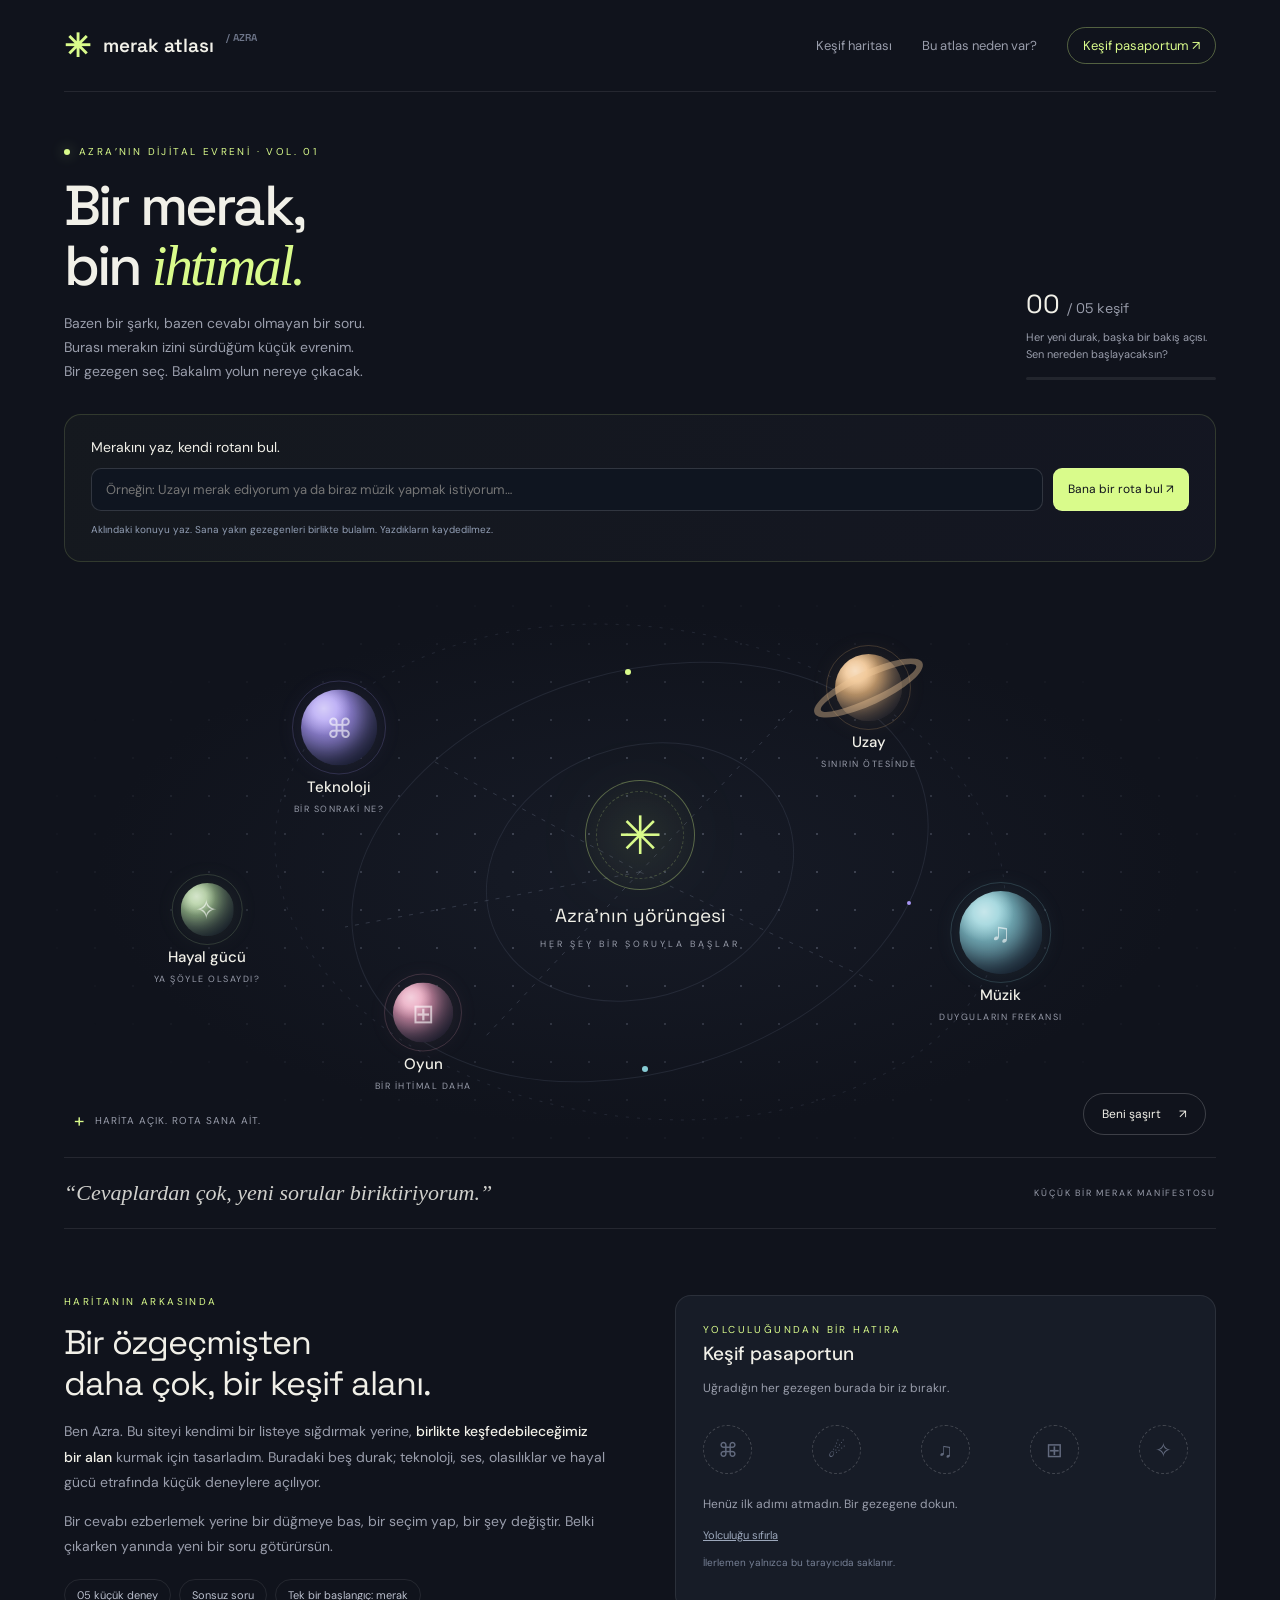
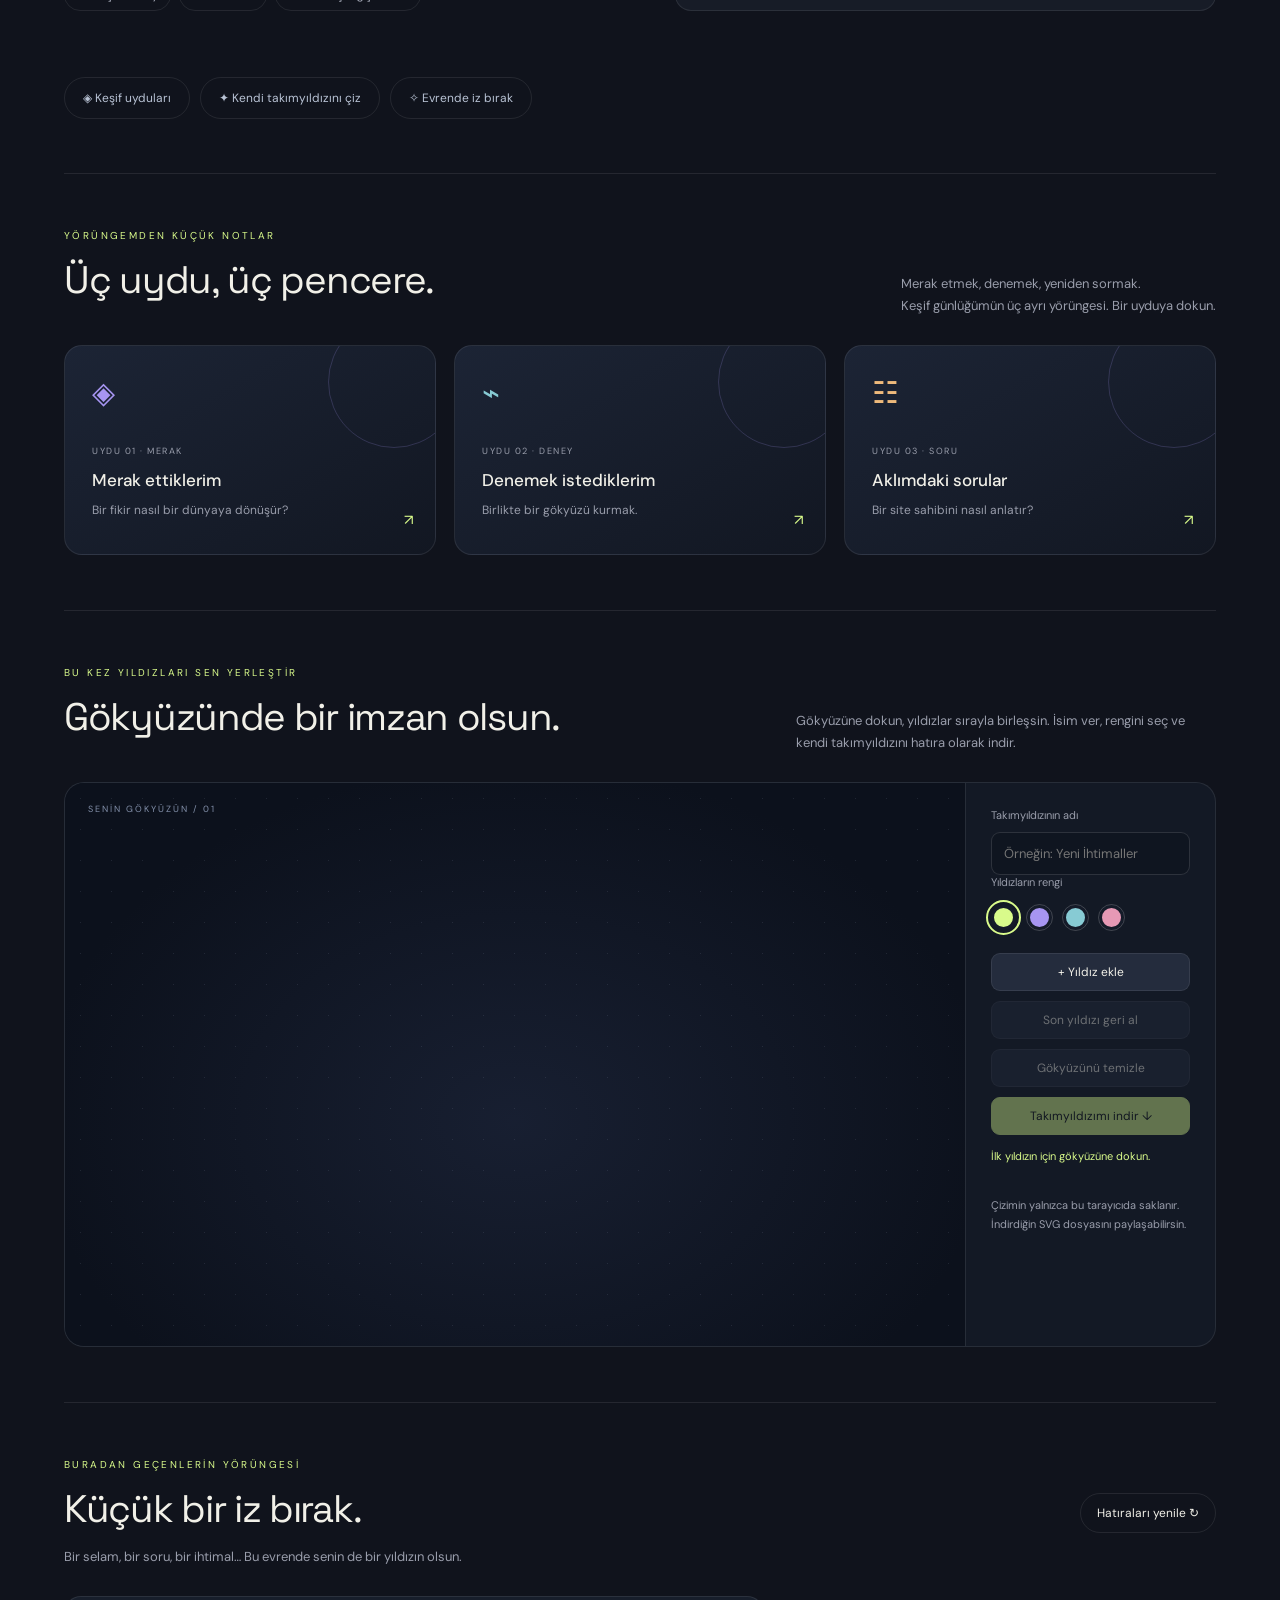
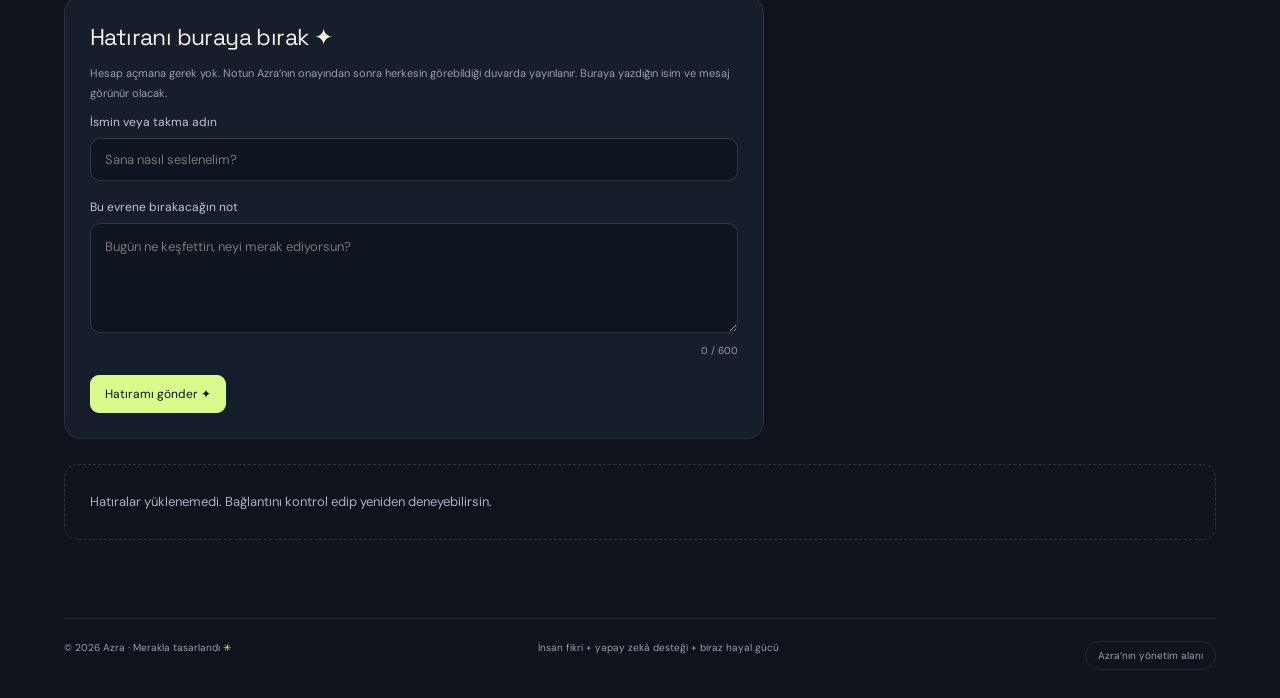
<file: index.html>
<!DOCTYPE html>
<html lang="tr">
<head>
<meta charset="UTF-8"><meta name="viewport" content="width=device-width, initial-scale=1">
<meta name="description" content="Azra’nın Merak Atlası. Teknolojiden müziğe, uzaydan hayal gücüne uzanan etkileşimli bir keşif yolculuğu.">
<meta name="theme-color" content="#10131c"><title>Azra’nın Merak Atlası</title>
<link rel="icon" href="data:image/svg+xml,%3Csvg xmlns='http://www.w3.org/2000/svg' viewBox='0 0 64 64'%3E%3Crect width='64' height='64' rx='18' fill='%2310131c'/%3E%3Cpath d='M32 8L38 26L56 32L38 38L32 56L26 38L8 32L26 26Z' fill='%23d9fb8b'/%3E%3C/svg%3E">
<style>
@import url('https://fonts.googleapis.com/css2?family=DM+Sans:wght@400;500;600;700&family=Space+Grotesk:wght@400;500;600;700&display=swap');
:root{--bg:#10131c;--ink:#f1f0e8;--muted:#999dab;--lime:#d9fb8b;--line:#ffffff16;--panel:#191e2a;--font:'DM Sans',sans-serif}*{box-sizing:border-box}html{scroll-behavior:smooth}body{margin:0;background:var(--bg);color:var(--ink);font-family:var(--font);font-size:15px}button,a,input{ -webkit-tap-highlight-color:transparent}button,input{font:inherit}button,a{touch-action:manipulation}button{cursor:pointer}button:focus-visible,a:focus-visible,input:focus-visible{outline:2px solid var(--lime);outline-offset:5px}button{color:inherit}a{color:inherit;text-decoration:none}header{height:92px;margin:0 5%;display:flex;align-items:center;justify-content:space-between;border-bottom:1px solid var(--line)}.brand{display:flex;gap:12px;align-items:center;font-family:'Space Grotesk',sans-serif;font-weight:600;font-size:19px}.spark{color:var(--lime);font-size:32px}.nav{display:flex;gap:30px;align-items:center;font-size:13px}.nav a{color:var(--muted)}.nav a:hover{color:var(--ink)}.nav .pill{color:var(--lime);border:1px solid #d9fb8b55;padding:9px 15px;border-radius:30px}.intro{padding:53px 5% 0;display:flex;justify-content:space-between;gap:40px;align-items:flex-end}.eyebrow{text-transform:uppercase;letter-spacing:2.4px;font-size:10px;color:var(--lime);display:flex;align-items:center;gap:9px}.dot{height:6px;width:6px;background:var(--lime);border-radius:50%;box-shadow:0 0 14px #d9fb8b77}h1{font-family:'Space Grotesk',sans-serif;font-size:clamp(38px,4.4vw,64px);font-weight:500;line-height:1.06;letter-spacing:-2.8px;margin:18px 0 16px}h1 span{font-family:Georgia,serif;font-style:italic;color:var(--lime);font-weight:400}.intro p{color:var(--muted);line-height:1.7;margin:0;max-width:425px;font-size:14px}.intro-right{max-width:215px;padding-bottom:4px}.intro-right .small{font-size:11px;color:var(--muted);line-height:1.6}.count{font-family:'Space Grotesk',sans-serif;font-size:26px;margin-bottom:8px}.count small{color:var(--muted);font-size:14px}.progress{height:3px;width:190px;background:#ffffff13;margin-top:13px;border-radius:3px;overflow:hidden}.progress i{display:block;width:0;height:100%;background:var(--lime);transition:width .5s}.map-wrap{position:relative;margin:25px 3% 0}.map{height:570px;position:relative;isolation:isolate;overflow:hidden;border-radius:20px;background:radial-gradient(ellipse at 50% 50%,#242b3c55,transparent 64%)}.grid{position:absolute;inset:0;z-index:-2;opacity:.26;background-image:radial-gradient(#aeb6ce 1px,transparent 1px);background-size:38px 38px;mask-image:radial-gradient(ellipse,#000 25%,transparent 75%)}.orbits{position:absolute;width:770px;height:510px;left:50%;top:50%;transform:translate(-50%,-50%);color:#626b8238;pointer-events:none}.orbit{fill:none;stroke:currentColor;stroke-width:1}.orbit.dashed{stroke-dasharray:3 8}.connections{stroke:#77829a4d;stroke-dasharray:4 7;stroke-width:1;fill:none}.center{position:absolute;left:50%;top:49%;transform:translate(-50%,-50%);text-align:center;pointer-events:none}.core{width:110px;height:110px;border:1px solid #d9fb8b55;border-radius:50%;display:grid;place-items:center;position:relative;background:radial-gradient(circle,#d9fb8b16,transparent);box-shadow:0 0 80px #d9fb8b0a;margin:auto}.core:before{content:'';position:absolute;inset:10px;border:1px dashed #d9fb8b35;border-radius:50%;animation:spin 80s linear infinite}.core span{font-size:53px;color:var(--lime);font-weight:400}.center p{font-family:'Space Grotesk',sans-serif;margin:13px 0 4px;font-size:19px}.center small{font-size:9px;color:var(--muted);letter-spacing:3px;text-transform:uppercase}.planet{position:absolute;transform:translate(-50%,-50%);border:0;background:transparent;display:flex;flex-direction:column;align-items:center;gap:11px;padding:14px;min-width:130px;transition:filter .3s;--color:#92a8ff}.planet:hover .sphere,.planet:focus-visible .sphere{transform:translateY(-7px) scale(1.07);box-shadow:0 0 50px color-mix(in srgb,var(--color) 25%,transparent)}.sphere{width:76px;height:76px;border-radius:50%;background:radial-gradient(circle at 30% 25%,#fff8 0,transparent 35%),radial-gradient(circle at 32% 25%,var(--color) 0,var(--color) 15%,#141b2d 94%);box-shadow:inset -12px -10px 18px #090d1877,0 0 28px color-mix(in srgb,var(--color) 10%,transparent);position:relative;transition:transform .4s,box-shadow .4s;display:grid;place-items:center;color:#fff9;font-size:27px;font-family:'Space Grotesk',sans-serif}.sphere:after{content:'';position:absolute;inset:-9px;border:1px solid color-mix(in srgb,var(--color) 20%,transparent);border-radius:50%}.planet .label{font-size:15px;font-weight:500}.planet .sub{font-size:9px;letter-spacing:1.5px;text-transform:uppercase;color:var(--muted);margin-top:-5px}.planet.visited .label:after{content:' ↗';color:var(--lime)}.planet.visited .sphere:after{border-color:var(--lime)}.tech{left:25%;top:29%;--color:#a795f2}.cosmos{left:69%;top:22%;--color:#eeb97b}.music{left:80%;top:65%;--color:#87cbd4}.play{left:32%;top:79%;--color:#e699b5}.create{left:14%;top:61%;--color:#a4c790}.cosmos .sphere{height:67px;width:67px}.music .sphere{width:83px;height:83px}.play .sphere{width:60px;height:60px}.create .sphere{width:53px;height:53px}.cosmos .ring{position:absolute;width:119px;height:34px;border:7px solid #f0c79765;transform:rotate(-25deg);border-radius:50%}.map-note{position:absolute;left:3%;bottom:24px;color:var(--muted);font-size:10px;letter-spacing:1px;display:flex;gap:10px;align-items:center}.map-note:before{content:'+';font-size:19px;color:var(--lime)}.random{position:absolute;right:3%;bottom:22px;background:transparent;border:1px solid #ffffff30;border-radius:28px;padding:12px 18px;font-size:12px}.random:hover{background:var(--lime);color:var(--bg);border-color:var(--lime)}.random span{margin-left:15px}.ticker{margin:0 5%;padding:22px 0;border-top:1px solid var(--line);border-bottom:1px solid var(--line);display:flex;justify-content:space-between;gap:15px;align-items:center}.ticker p{font-family:Georgia,serif;font-size:22px;font-style:italic;margin:0;color:#d0d0cc}.ticker .tiny{text-transform:uppercase;letter-spacing:1.8px;font-size:9px;color:var(--muted)}.about{padding:66px 5%;display:grid;grid-template-columns:1fr 1fr;gap:70px;max-width:1300px;margin:auto}.about h2{font-family:'Space Grotesk',sans-serif;font-weight:400;font-size:34px;letter-spacing:-1px;line-height:1.2;margin:15px 0}.about p{font-size:14px;color:var(--muted);line-height:1.8}.about strong{font-weight:500;color:var(--ink)}.tags{display:flex;flex-wrap:wrap;gap:8px;margin-top:20px}.tags span{font-size:11px;border:1px solid var(--line);border-radius:20px;padding:8px 12px;color:#b9becc}.passport{background:#171c27;border:1px solid var(--line);border-radius:16px;padding:27px;position:relative}.passport h3{font-weight:500;font-size:19px;margin:5px 0 9px}.stamps{display:flex;justify-content:space-between;gap:12px;margin:26px 0 20px}.stamp{height:49px;width:49px;border:1px dashed #ffffff30;color:#626a7e;border-radius:50%;display:grid;place-items:center;font-size:20px;transition:.4s}.stamp.done{background:#d9fb8b15;color:var(--lime);border-color:var(--lime);transform:rotate(-9deg)}.passport p{font-size:12px;margin-bottom:0}.reset{background:none;border:0;padding:0;color:#9ca7bb;font-size:11px;text-decoration:underline;margin-top:12px}footer{margin:0 5%;border-top:1px solid var(--line);padding:22px 0 28px;display:flex;justify-content:space-between;font-size:10px;color:var(--muted)}.footer-spark{color:var(--lime)}dialog{border:1px solid #ffffff20;border-radius:22px;background:#171d29;color:var(--ink);padding:0;width:min(600px,calc(100% - 28px));max-height:88dvh;box-shadow:0 30px 150px #0009}dialog::backdrop{background:#070b14c9;backdrop-filter:blur(9px)}.dialog-inner{padding:33px}.dialog-top{display:flex;justify-content:space-between;align-items:center}.dialog-number{font-size:10px;letter-spacing:2px;color:var(--lime)}.close{border:1px solid var(--line);background:transparent;border-radius:50%;width:34px;height:34px;font-size:21px}.close:hover{background:#ffffff12}dialog h2{font-family:'Space Grotesk',sans-serif;font-size:34px;font-weight:500;letter-spacing:-1.5px;margin:25px 0 12px}dialog p{color:#adb4c4;line-height:1.75;font-size:14px}.experiment{background:#10151f;border:1px solid #ffffff10;border-radius:14px;padding:22px;margin-top:23px}.experiment h3{font-size:15px;font-weight:500;margin:0 0 10px}.experiment label{display:block;color:#b5bbca;font-size:12px;margin-bottom:12px}.choices{display:flex;gap:8px;flex-wrap:wrap}.choices button,.action{background:#242c3d;border:1px solid #ffffff15;border-radius:9px;padding:10px 14px;font-size:12px}.choices button:hover,.choices button.selected{border-color:var(--lime);color:var(--lime);background:#d9fb8b0c}.result{margin:17px 0 0!important;min-height:24px;color:var(--lime)!important;font-size:13px!important}.experiment input[type=range]{width:100%;accent-color:var(--lime)}.value{font-family:'Space Grotesk',sans-serif;color:var(--lime);font-size:29px;margin:12px 0}.dialog-foot{border-top:1px solid var(--line);padding-top:18px;margin-top:25px;color:#828b9d;font-size:10px;letter-spacing:.5px}.mini-grid{display:grid;grid-template-columns:repeat(3,1fr);gap:7px;margin-top:16px}.mini-grid button{aspect-ratio:1.5;border:1px solid #ffffff18;background:#242c3d;border-radius:8px;font-size:23px}.mini-grid button:hover{border-color:var(--lime)}.visualizer{display:flex;align-items:center;justify-content:center;gap:5px;height:65px;margin:14px 0}.visualizer i{display:block;width:7px;height:10px;background:#87cbd4;border-radius:5px;transition:height .3s}.visualizer.active i{animation:wave .7s ease-in-out infinite alternate;animation-delay:calc(var(--i)*-.09s)}@keyframes wave{to{height:calc(14px + var(--i)*4px)}}@keyframes spin{to{transform:rotate(360deg)}}.toast{position:fixed;bottom:25px;left:50%;transform:translate(-50%,30px);background:var(--lime);color:var(--bg);padding:13px 22px;border-radius:30px;opacity:0;pointer-events:none;transition:.4s;z-index:5;font-size:13px;text-align:center}.toast.show{opacity:1;transform:translate(-50%,0)}
@media(min-width:1500px){body{max-width:1600px;margin:auto}.map{height:650px}}@media(max-width:760px){header{height:75px}.brand{font-size:14px;gap:8px;white-space:nowrap}.nav{gap:0}.nav a:not(.pill){display:none}.nav .pill{font-size:10px;padding:8px 10px;white-space:nowrap}.intro{padding-top:35px;align-items:flex-start}.intro-right{display:none}h1{letter-spacing:-1.8px}.intro p{font-size:13px}.map-wrap{margin-top:10px}.map{height:570px}.orbits{width:620px;height:540px}.tech{left:27%;top:21%}.cosmos{left:74%;top:26%}.music{left:77%;top:68%}.create{left:20%;top:51%}.play{left:35%;top:80%}.core{width:84px;height:84px}.core span{font-size:40px}.center{left:52%;top:48%;width:140px}.center p{font-size:15px}.center small{font-size:8px;letter-spacing:1px}.sphere{width:63px;height:63px}.music .sphere{width:67px;height:67px}.planet{min-width:100px;padding:10px;gap:10px}.planet .label{font-size:13px}.planet .sub{font-size:8px}.map-note{bottom:13px;font-size:8px;max-width:110px;line-height:1.6}.random{bottom:10px;font-size:10px;padding:10px 13px}.ticker{padding:21px 0}.ticker p{font-size:18px;max-width:230px}.ticker .tiny{font-size:8px;max-width:70px;text-align:right}.about{padding:40px 5%;grid-template-columns:1fr;gap:25px}.about h2{font-size:29px}.dialog-inner{padding:24px}.dialog-inner h2{font-size:29px}.experiment{padding:18px}footer{font-size:9px;gap:20px}.toast{width:85%;border-radius:15px}.stamps{gap:8px}.stamp{width:44px;height:44px}}
@media(prefers-reduced-motion:reduce){*,*:before,*:after{animation:none!important;transition:none!important;scroll-behavior:auto!important}}
</style><link rel="stylesheet" href="./explore.css?v=2"><link rel="stylesheet" href="./community.css?v=4"></head>
<body>
<header><a href="#" class="brand" aria-label="Merak Atlası ana sayfa"><span class="spark">✳</span> merak atlası<span style="color:#6f778b;font-size:10px;align-self:flex-start;margin-top:5px">/ AZRA</span></a><nav class="nav" aria-label="Ana menü"><a href="#harita">Keşif haritası</a><a href="#hikaye">Bu atlas neden var?</a><a class="pill" href="#pasaport">Keşif pasaportum ↗</a></nav></header>
<main>
<section class="intro"><div><div class="eyebrow"><span class="dot"></span> AZRA’NIN DİJİTAL EVRENİ · VOL. 01</div><h1>Bir merak,<br>bin <span>ihtimal.</span></h1><p>Bazen bir şarkı, bazen cevabı olmayan bir soru.<br>Burası merakın izini sürdüğüm küçük evrenim.<br>Bir gezegen seç. Bakalım yolun nereye çıkacak.</p></div><div class="intro-right"><div class="count"><span id="count">00</span> <small>/ 05 keşif</small></div><div class="small">Her yeni durak, başka bir bakış açısı.<br>Sen nereden başlayacaksın?</div><div class="progress" role="progressbar" aria-label="Keşif ilerlemesi" aria-valuemin="0" aria-valuemax="5" aria-valuenow="0"><i id="progress"></i></div></div></section>
<section class="atlas-compass" id="pusula" aria-label="Merakına göre keşif rotası"><div id="compass-inline"></div><p class="privacy-note">Aklındaki konuyu yaz. Sana yakın gezegenleri birlikte bulalım. Yazdıkların kaydedilmez.</p></section>
<section class="map-wrap" id="harita" aria-label="Etkileşimli merak haritası"><div class="map"><div class="grid"></div><svg class="orbits" viewBox="0 0 770 510" aria-hidden="true"><ellipse class="orbit" cx="385" cy="255" rx="157" ry="125" transform="rotate(-20 385 255)"/><ellipse class="orbit" cx="385" cy="255" rx="295" ry="200" transform="rotate(-17 385 255)"/><ellipse class="orbit dashed" cx="385" cy="255" rx="367" ry="245" transform="rotate(8 385 255)"/><path class="connections" d="M180 145L385 255L540 90M385 255L620 365M385 255L230 420M385 255L90 310"/><circle cx="373" cy="55" r="3" fill="#d9fb8b"/><circle cx="654" cy="286" r="2" fill="#a795f2"/><circle cx="390" cy="452" r="3" fill="#87cbd4"/></svg><div class="center"><div class="core"><span>✳</span></div><p>Azra’nın yörüngesi</p><small>Her şey bir soruyla başlar</small></div>
<button class="planet tech" data-topic="tech" aria-label="Teknoloji gezegenini keşfet"><span class="sphere">⌘</span><span class="label">Teknoloji</span><span class="sub">Bir sonraki ne?</span></button>
<button class="planet cosmos" data-topic="cosmos" aria-label="Uzay gezegenini keşfet"><span class="sphere"><span class="ring"></span></span><span class="label">Uzay</span><span class="sub">Sınırın ötesinde</span></button>
<button class="planet music" data-topic="music" aria-label="Müzik gezegenini keşfet"><span class="sphere">♫</span><span class="label">Müzik</span><span class="sub">Duyguların frekansı</span></button>
<button class="planet play" data-topic="play" aria-label="Oyun gezegenini keşfet"><span class="sphere">⊞</span><span class="label">Oyun</span><span class="sub">Bir ihtimal daha</span></button>
<button class="planet create" data-topic="create" aria-label="Hayal gücü gezegenini keşfet"><span class="sphere">✧</span><span class="label">Hayal gücü</span><span class="sub">Ya şöyle olsaydı?</span></button>
<div class="map-note">HARİTA AÇIK. ROTA SANA AİT.</div><button class="random" id="random">Beni şaşırt <span>↗</span></button></div></section>
<div class="ticker"><p>“Cevaplardan çok, yeni sorular biriktiriyorum.”</p><span class="tiny">Küçük bir merak manifestosu</span></div>
<section class="about" id="hikaye"><div><div class="eyebrow">HARİTANIN ARKASINDA</div><h2>Bir özgeçmişten<br>daha çok, bir keşif alanı.</h2><p>Ben Azra. Bu siteyi kendimi bir listeye sığdırmak yerine, <strong>birlikte keşfedebileceğimiz bir alan</strong> kurmak için tasarladım. Buradaki beş durak; teknoloji, ses, olasılıklar ve hayal gücü etrafında küçük deneylere açılıyor.</p><p>Bir cevabı ezberlemek yerine bir düğmeye bas, bir seçim yap, bir şey değiştir. Belki çıkarken yanında yeni bir soru götürürsün.</p><div class="tags"><span>05 küçük deney</span><span>Sonsuz soru</span><span>Tek bir başlangıç: merak</span></div></div><aside class="passport" id="pasaport"><div class="eyebrow">YOLCULUĞUNDAN BİR HATIRA</div><h3>Keşif pasaportun</h3><p>Uğradığın her gezegen burada bir iz bırakır.</p><div class="stamps" aria-label="Keşfedilen gezegenler"><span class="stamp" data-stamp="tech" title="Teknoloji">⌘</span><span class="stamp" data-stamp="cosmos" title="Uzay">☄</span><span class="stamp" data-stamp="music" title="Müzik">♫</span><span class="stamp" data-stamp="play" title="Oyun">⊞</span><span class="stamp" data-stamp="create" title="Hayal gücü">✧</span></div><p id="passport-text" aria-live="polite">Henüz ilk adımı atmadın. Bir gezegene dokun.</p><button class="reset" id="reset">Yolculuğu sıfırla</button><p style="font-size:10px;color:#778196">İlerlemen yalnızca bu tarayıcıda saklanır.</p></aside></section>
<div class="journey-tools" aria-label="Yeni keşif alanları"><a href="#uydular">◈ Keşif uyduları</a><a href="#takimyildizi">✦ Kendi takımyıldızını çiz</a><a href="#hatiralar">✧ Evrende iz bırak</a></div>
<section class="new-section" id="uydular"><div class="section-heading"><div><div class="eyebrow">YÖRÜNGEMDEN KÜÇÜK NOTLAR</div><h2>Üç uydu, üç pencere.</h2></div><p>Merak etmek, denemek, yeniden sormak.<br>Keşif günlüğümün üç ayrı yörüngesi. Bir uyduya dokun.</p></div><div class="satellite-grid">
<a class="satellite-card" data-journal="curiosity" href="./notlar.html?kategori=curiosity"><span class="satellite-icon">◈</span><small>UYDU 01 · MERAK</small><h3>Merak ettiklerim</h3><p>Bir fikir nasıl bir dünyaya dönüşür?</p><span class="arrow">↗</span></a>
<a class="satellite-card" data-journal="try" href="./notlar.html?kategori=try" style="--sat-color:#87cbd4"><span class="satellite-icon">⌁</span><small>UYDU 02 · DENEY</small><h3>Denemek istediklerim</h3><p>Birlikte bir gökyüzü kurmak.</p><span class="arrow">↗</span></a>
<a class="satellite-card" data-journal="questions" href="./notlar.html?kategori=questions" style="--sat-color:#eeb97b"><span class="satellite-icon">☷</span><small>UYDU 03 · SORU</small><h3>Aklımdaki sorular</h3><p>Bir site sahibini nasıl anlatır?</p><span class="arrow">↗</span></a></div></section>
<section class="new-section" id="takimyildizi"><div class="section-heading"><div><div class="eyebrow">BU KEZ YILDIZLARI SEN YERLEŞTİR</div><h2>Gökyüzünde bir imzan olsun.</h2></div><p>Gökyüzüne dokun, yıldızlar sırayla birleşsin. İsim ver, rengini seç ve kendi takımyıldızını hatıra olarak indir.</p></div><div class="constellation-layout"><div class="sky-editor"><span class="sky-caption">SENİN GÖKYÜZÜN / 01</span><svg id="constellation" viewBox="0 0 600 360" role="img" aria-label="Takımyıldızı çizim alanı. Yıldız eklemek için dokun veya yanındaki Yıldız ekle düğmesini kullan."></svg></div><div class="sky-controls"><div class="name-field"><label for="sky-name">Takımyıldızının adı</label><input id="sky-name" maxlength="40" placeholder="Örneğin: Yeni İhtimaller" autocomplete="off"></div><div class="color-field"><label>Yıldızların rengi</label><div class="sky-colors" role="group" aria-label="Yıldız rengi"><button aria-label="Limon yeşili" aria-pressed="true" style="--swatch:#d9fb8b" data-star-color="#d9fb8b"></button><button aria-label="Lavanta" aria-pressed="false" style="--swatch:#a795f2" data-star-color="#a795f2"></button><button aria-label="Buz mavisi" aria-pressed="false" style="--swatch:#87cbd4" data-star-color="#87cbd4"></button><button aria-label="Gül pembesi" aria-pressed="false" style="--swatch:#e699b5" data-star-color="#e699b5"></button></div></div><button class="action" id="sky-add">+ Yıldız ekle</button><button class="action" id="sky-undo">Son yıldızı geri al</button><button class="action" id="sky-clear">Gökyüzünü temizle</button><button class="action primary" id="sky-download">Takımyıldızımı indir ↓</button><div class="sky-status" id="sky-status" aria-live="polite"></div><p>Çizimin yalnızca bu tarayıcıda saklanır. İndirdiğin SVG dosyasını paylaşabilirsin.</p></div></div></section>
<section class="new-section" id="hatiralar"><div class="section-heading guestbook-heading"><div><div class="eyebrow">BURADAN GEÇENLERİN YÖRÜNGESİ</div><h2>Küçük bir iz bırak.</h2><p>Bir selam, bir soru, bir ihtimal… Bu evrende senin de bir yıldızın olsun.</p></div><div class="guestbook-actions"><button id="guestbook-refresh">Hatıraları yenile ↻</button></div></div><form class="atlas-form memory-compose" id="memory-form"><h3>Hatıranı buraya bırak ✦</h3><p class="guestbook-info">Hesap açmana gerek yok. Notun Azra’nın onayından sonra herkesin görebildiği duvarda yayınlanır. Buraya yazdığın isim ve mesaj görünür olacak.</p><div class="field"><label for="memory-name">İsmin veya takma adın</label><input id="memory-name" maxlength="40" required autocomplete="nickname" placeholder="Sana nasıl seslenelim?"></div><div class="field"><label for="memory-message">Bu evrene bırakacağın not</label><textarea id="memory-message" minlength="3" maxlength="600" required placeholder="Bugün ne keşfettin, neyi merak ediyorsun?"></textarea><div class="char-counter" id="memory-counter">0 / 600</div></div><div class="honeypot" aria-hidden="true"><label for="memory-website">Bu alanı boş bırak</label><input id="memory-website" tabindex="-1" autocomplete="off"></div><button class="action primary" id="memory-send" type="submit">Hatıramı gönder ✦</button><p class="form-status" id="memory-status" role="status"></p></form><div class="guestbook-state" id="guestbook-state" role="status">Hatıra duvarı keşfe hazır.</div><div class="guestbook-grid" id="guestbook-grid" aria-label="Ziyaretçi hatıraları"></div></section>
</main><footer><span>© <span id="year">2026</span> Azra · Merakla tasarlandı <span class="footer-spark">✳</span></span><span>İnsan fikri + yapay zekâ desteği + biraz hayal gücü</span><button type="button" class="owner-trigger" id="owner-open">Azra’nın yönetim alanı</button></footer>
<dialog id="owner-panel" aria-labelledby="owner-title"><div class="dialog-inner"><div class="dialog-top"><span class="dialog-number">AZRA’NIN ATLAS MASASI</span><button class="close" id="owner-close" aria-label="Yönetim alanını kapat">×</button></div><div class="owner-top"><h2 id="owner-title">Kendi yörüngeni yaz.</h2><button type="button" class="action" id="owner-signout" hidden>Çıkış yap</button></div><div class="owner-auth" id="owner-login"><p>Uydu notlarını eklemek, düzenlemek ve ziyaretçi hatıralarını yönetmek için giriş yap.</p><form class="atlas-form" id="owner-login-form"><div class="field"><label for="owner-email">Yönetici e-postan</label><input id="owner-email" type="email" autocomplete="email" required placeholder="E-posta adresin"></div><button id="owner-send-link" class="action primary" type="submit">Giriş bağlantısı gönder</button></form><p class="privacy-note">Giriş bağlantısını bu tarayıcıda aç. Yönetim yetkisi yalnızca Atlas sahibine aittir.</p></div><p id="owner-login-status" class="form-status" role="status"></p><div id="owner-workspace" hidden><div class="owner-toolbar"><label><input type="checkbox" id="owner-archive"> Arşivdekileri de göster</label><button type="button" class="action" id="owner-refresh">Kayıtları yenile ↻</button></div><p id="owner-status" class="form-status" role="status"></p><div class="owner-columns"><section class="owner-section"><h3 id="note-form-title">Yeni bir uydu notu</h3><form class="atlas-form" id="note-form"><input type="hidden" id="note-id"><div class="field"><label for="note-category">Hangi yörüngeye?</label><select id="note-category"><option value="curiosity">Merak ettiklerim</option><option value="try">Denemek istediklerim</option><option value="questions">Aklımdaki sorular</option></select></div><div class="field"><label for="note-title">Başlık</label><input id="note-title" maxlength="100" required placeholder="Yeni merakının başlığı"></div><div class="field"><label for="note-body">Notun</label><textarea id="note-body" maxlength="2000" required placeholder="Aklındakini kendi cümlelerinle yaz…"></textarea></div><div class="field"><label for="note-question">Ziyaretçiye bir soru (isteğe bağlı)</label><input id="note-question" maxlength="250" placeholder="Peki sence…?"></div><div class="save-row"><button type="submit" class="action primary" id="note-submit">Notu herkese yayınla</button><button type="button" class="action" id="note-new">Yeni not / Vazgeç</button></div><p id="note-status" class="form-status" role="status"></p></form></section><section class="owner-section"><h3>Uydu notların</h3><div class="owner-list" id="owner-note-list"></div></section></div><section class="owner-section"><h3>Ziyaretçi hatıraları</h3><p class="privacy-note">Bekleyen notları onaylayabilir, yayındaki bir notu gizleyebilirsin. Arşivlediklerini daha sonra geri getirebilirsin.</p><div class="owner-list" id="owner-memory-list"></div></section></div></div></dialog>
<dialog id="detail" aria-labelledby="dialog-title"><div class="dialog-inner"><div class="dialog-top"><span class="dialog-number" id="dialog-number"></span><button class="close" id="close" aria-label="Gezegeni kapat">×</button></div><h2 id="dialog-title"></h2><p id="dialog-desc"></p><div class="experiment" id="experiment"></div><div class="dialog-foot">MERAK ATLASI / Her keşif yeni bir sorunun başlangıcı.</div></div></dialog><div class="toast" role="status" id="toast"></div>
<script>
'use strict';
const $=s=>document.querySelector(s);const $$=s=>[...document.querySelectorAll(s)];
const topics={
tech:{n:'01',title:'Geleceği kim tasarlıyor?',desc:'Teknolojiye bakınca yalnızca ekranları değil, henüz kurulmamış ihtimalleri de görüyorum. Bir fikri çalışan bir şeye dönüştürmek nasıl bir his? Bu atlas, o sorunun küçük bir denemesi.',html:'<h3>Bir yapay zekâya ne öğretirdin?</h3><label>Bir görev seç, arkasındaki soruyu keşfet.</label><div class="choices"><button data-ai="art">Sanat üretmek</button><button data-ai="nature">Doğayı korumak</button><button data-ai="space">Uzayı keşfetmek</button></div><p class="result" id="ai-result" aria-live="polite">Bir fikrin peşinden git. ↗</p>'},
cosmos:{n:'02',title:'Ya başka bir yerde olsaydık?',desc:'Gökyüzüne bakınca ölçeğimiz değişiyor. Aynı insan, başka bir gezegende bambaşka bir ağırlığa sahip olabilir. Peki bizi biz yapan, bulunduğumuz yer mi?',html:'<h3>Kozmik tartı</h3><label for="weight">Dünya’daki kütleni seç (kg). Bu bilgi kaydedilmez.</label><input id="weight" type="range" min="10" max="150" value="60"><div class="value"><span id="earth-weight">60</span> kg</div><div class="choices"><button data-gravity="0.166">Ay</button><button data-gravity="0.377" class="selected">Mars</button><button data-gravity="2.36">Jüpiter</button></div><p class="result" id="gravity-result" aria-live="polite">Mars’ta bir tartı yaklaşık 22,6 kg gösterirdi.</p><p style="font-size:11px;margin-bottom:0">Kütlen değişmez; yerçekimine bağlı ağırlığın değişir. Değerler yaklaşık yüzey yerçekimi oranlarıdır. Jüpiter’in katı bir yüzeyi yoktur; sonuç kuramsaldır. <a href="https://nssdc.gsfc.nasa.gov/planetary/factsheet/planet_table_ratio.html" target="_blank" rel="noopener noreferrer" style="text-decoration:underline">Kaynak: NASA</a></p>'},
music:{n:'03',title:'Bir duygunun sesi var mı?',desc:'Bazen kelimeler yetmez; bir ritim işi devralır. Aynı birkaç nota, başka bir hızda bambaşka hissettirebilir. Burada hazır bir çalma listesi yerine kendi küçük ses manzaran var.',html:'<h3>Şu an hangi frekanstasın?</h3><label>Bir ruh hâli seç. Üç notalık küçük bir ses çalacak.</label><div class="choices"><button data-mood="calm">Sakin bir akşam</button><button data-mood="focus">Tam odak</button><button data-mood="bright">Biraz enerji</button></div><div class="visualizer" aria-hidden="true">'+Array.from({length:13},(_,i)=>'<i style="--i:'+((i%7)+1)+'"></i>').join('')+'</div><p class="result" id="music-result" aria-live="polite">Sesi başlatmak için bir ruh hâline dokun.</p><button class="action" id="stop-sound">Sesi durdur</button>'},
play:{n:'04',title:'Her seçim başka bir dünya.',desc:'Oyunları ilginç yapan şey, aynı kuralların içinde farklı yollar bulabilmek. Bazen hız, bazen dikkat, bazen de yeniden denemek gerekiyor. Şimdi kısa bir hafıza molası.',html:'<h3>Yörünge hafızası</h3><label>Altı kartın içinde üç eş çift var. Hepsini bulabilir misin?</label><div class="mini-grid" id="memory"></div><p class="result" id="game-result" aria-live="polite">İlk iki kartını seç.</p><button class="action" id="new-game">Yeniden karıştır ↻</button>'},
create:{n:'05',title:'Olmayan bir şeyi hayal et.',desc:'Yeni fikirler bazen çok uzak iki şeyi yan yana koyunca beliriyor. Bir kütüphane ile bir bulutun ortak noktası ne olabilir? Cevap aramak zorunda değilsin. Bir tane icat edebilirsin.',html:'<h3>Fikir çarpıştırıcısı</h3><label>İki beklenmedik kavram, tek bir yeni ihtimal.</label><div id="idea" class="value" style="font-size:23px">Bir bulut + bir kütüphane</div><button class="action" id="new-idea">Yeni bir ihtimal üret ↗</button><p class="result" id="idea-result" aria-live="polite">Ya her yağmur damlası bir hikâye taşısaydı?</p>'}
};
let visited=new Set();try{const saved=JSON.parse(localStorage.getItem('azra-atlas-v1')||'[]');if(Array.isArray(saved))visited=new Set(saved.filter(k=>Object.hasOwn(topics,k)));}catch{}
let activeTopic=null,lastTrigger=null,gameTimer=null,audioCtx=null,soundNodes=[],soundTimer=null;
function save(){try{localStorage.setItem('azra-atlas-v1',JSON.stringify([...visited]));}catch{}}
function update(){ $('#count').textContent=String(visited.size).padStart(2,'0');$('#progress').style.width=visited.size*20+'%';$('.progress').setAttribute('aria-valuenow',visited.size);$$('[data-topic]').forEach(e=>e.classList.toggle('visited',visited.has(e.dataset.topic)));$$('[data-stamp]').forEach(e=>{e.classList.toggle('done',visited.has(e.dataset.stamp));e.setAttribute('aria-label',topics[e.dataset.stamp].title+(visited.has(e.dataset.stamp)?' — keşfedildi':' — henüz keşfedilmedi'));});$('#passport-text').textContent=visited.size===5?'Tüm yörüngeleri keşfettin. Artık sen de bu atlasın bir parçasısın. ✳':visited.size?visited.size+' / 5 durak keşfedildi. Sıradaki soru hangi gezegende?':'Henüz ilk adımı atmadın. Bir gezegene dokun.';}
function toast(t){$('#toast').textContent=t;$('#toast').classList.add('show');setTimeout(()=>$('#toast').classList.remove('show'),3500);}
function openTopic(key,trigger){stopSound();clearTimeout(gameTimer);activeTopic=key;lastTrigger=trigger||$('#random');const t=topics[key];$('#dialog-number').textContent='KEŞİF '+t.n+' / 05';$('#dialog-title').textContent=t.title;$('#dialog-desc').textContent=t.desc;$('#experiment').innerHTML=t.html;const wasComplete=visited.size===5;visited.add(key);save();update();$('#detail').showModal();$('#detail').scrollTop=0;if(!wasComplete&&visited.size===5)toast('Beş gezegen, beş yeni bakış açısı. Yolculuk tamam! ✳');setup(key);window.AtlasRoutes?.attachReflection();}
$$('[data-topic]').forEach(b=>b.addEventListener('click',()=>openTopic(b.dataset.topic,b)));
$('#random').addEventListener('click',()=>{const unexplored=Object.keys(topics).filter(k=>!visited.has(k));const pool=unexplored.length?unexplored:Object.keys(topics);openTopic(pool[Math.floor(Math.random()*pool.length)],$('#random'));});
$('#close').addEventListener('click',()=>$('#detail').close());$('#detail').addEventListener('click',e=>{if(e.target===$('#detail')){const r=$('#detail').getBoundingClientRect();if(e.clientX<r.left||e.clientX>r.right||e.clientY<r.top||e.clientY>r.bottom)$('#detail').close();}});$('#detail').addEventListener('close',()=>{stopSound();clearTimeout(gameTimer);lastTrigger?.focus();});
$('#reset').addEventListener('click',()=>{visited.clear();save();update();toast('Yeni bir yolculuk için her şey hazır.');});
function select(button){[...button.parentElement.children].forEach(b=>b.classList.remove('selected'));button.classList.add('selected');}
function setup(key){
if(key==='tech')$$('[data-ai]').forEach(b=>b.addEventListener('click',()=>{select(b);$('#ai-result').textContent={art:'Bir makine resim yapabiliyorsa, sanatı değerli kılan sonuç mu, niyet mi?',nature:'Bir ormanın sesini dinleyip tehlikeyi erkenden fark eden bir sistem düşün. Önce ona hangi sesleri öğretirdin?',space:'İnsanların henüz gidemediği bir yere bir robot gönderiyorsun. İlk sorusu ne olsun?'}[b.dataset.ai];}));
if(key==='cosmos'){let ratio=.377,planet='Mars';const calc=()=>{$('#earth-weight').textContent=$('#weight').value;$('#gravity-result').textContent=planet+' üzerinde bir tartı yaklaşık '+(Number($('#weight').value)*ratio).toLocaleString('tr-TR',{maximumFractionDigits:1})+' kg gösterirdi.';};$('#weight').addEventListener('input',calc);$$('[data-gravity]').forEach(b=>b.addEventListener('click',()=>{select(b);ratio=Number(b.dataset.gravity);planet=b.textContent;calc();}));}
if(key==='music'){$$('[data-mood]').forEach(b=>b.addEventListener('click',()=>{select(b);playSound(b.dataset.mood);}));$('#stop-sound').addEventListener('click',()=>{stopSound();$('#music-result').textContent='Biraz sessizlik de müziğin parçası.';});}
if(key==='play'){newGame();$('#new-game').addEventListener('click',newGame);}
if(key==='create'){const ideas=[['Bir ayna + bir zaman makinesi','Ya aynada yüzünü değil, henüz vermediğin kararları görseydin?'],['Bir bahçe + bir şarkı','Ya her bitki büyüdükçe başka bir nota çalsaydı?'],['Bir şehir + bir defter','Ya sokaklar, sakinlerinin yazdığı hikâyelere göre şekillenseydi?'],['Bir yıldız + bir posta kutusu','Ya gönderdiğin mektuplar gelecekteki sana ulaşsaydı?'],['Bir deniz + bir müze','Ya dalgalar kıyıya unutulmuş anılar getirseydi?'],['Bir robot + bir rüya','Ya bir robot ilk kez rüya görseydi, bunu nasıl anlatırdı?']];let prev=-1;$('#new-idea').addEventListener('click',()=>{let i;do{i=Math.floor(Math.random()*ideas.length);}while(i===prev);prev=i;$('#idea').textContent=ideas[i][0];$('#idea-result').textContent=ideas[i][1];});}
}
function stopSound(){clearTimeout(soundTimer);soundNodes.forEach(n=>{try{n.stop();}catch{}});soundNodes=[];$('.visualizer')?.classList.remove('active');if(audioCtx){audioCtx.close().catch(()=>{});audioCtx=null;}}
async function playSound(mood){stopSound();const Ctx=window.AudioContext||window.webkitAudioContext;if(!Ctx){$('#music-result').textContent='Bu tarayıcı ses deneyini desteklemiyor.';return;}try{audioCtx=new Ctx();await audioCtx.resume();const config={calm:[[261.63,329.63,392],.65,'Sakinlik: yavaş ve yumuşak bir üçlü.'],focus:[[220,261.63,329.63],.4,'Odak: düzenli, sade, tekrarsız.'],bright:[[392,493.88,587.33],.24,'Enerji: biraz daha hızlı, biraz daha parlak.']}[mood];const base=audioCtx.currentTime;config[0].forEach((f,i)=>{const o=audioCtx.createOscillator(),g=audioCtx.createGain(),t=base+i*config[1];o.type='sine';o.frequency.value=f;g.gain.setValueAtTime(0,t);g.gain.linearRampToValueAtTime(.11,t+.04);g.gain.exponentialRampToValueAtTime(.001,t+config[1]+.6);o.connect(g);g.connect(audioCtx.destination);o.start(t);o.stop(t+config[1]+.65);soundNodes.push(o);});$('.visualizer').classList.add('active');$('#music-result').textContent=config[2];soundTimer=setTimeout(()=>stopSound(),(config[1]*3+.7)*1000);}catch{$('#music-result').textContent='Ses başlatılamadı. Başka bir ruh hâliyle yeniden deneyebilirsin.';}}
function newGame(){clearTimeout(gameTimer);let cards=['✳','✳','☾','☾','♫','♫'];for(let i=cards.length-1;i>0;i--){const j=Math.floor(Math.random()*(i+1));[cards[i],cards[j]]=[cards[j],cards[i]];}let first=null,locked=false,pairs=0,moves=0;$('#memory').replaceChildren();$('#game-result').textContent='İlk iki kartını seç.';cards.forEach((icon,i)=>{const b=document.createElement('button');b.textContent='·';b.setAttribute('aria-label',(i+1)+'. kapalı kart');b.addEventListener('click',()=>{if(locked||b.disabled||first===b)return;b.textContent=icon;b.setAttribute('aria-label',icon+' kartı');if(!first){first=b;return;}moves++;const prev=first;first=null;if(prev.textContent===icon){b.disabled=prev.disabled=true;b.style.color=prev.style.color='var(--lime)';pairs++;$('#game-result').textContent=pairs===3?'Tamamlandı! '+moves+' denemede tüm eşleri buldun. ✳':pairs+'/3 eş bulundu · '+moves+' deneme';}else{locked=true;$('#game-result').textContent=moves+' deneme. Bir daha bak, bir daha dene.';gameTimer=setTimeout(()=>{b.textContent=prev.textContent='·';b.setAttribute('aria-label',(i+1)+'. kapalı kart');prev.setAttribute('aria-label','Kapalı kart');locked=false;},800);}});$('#memory').append(b);});}
$('#year').textContent=new Date().getFullYear();update();
</script><script src="./atlas-config.js?v=4"></script><script src="./routing.js?v=5"></script><script src="./explore.js?v=4"></script><script src="./community.js?v=5"></script></body></html>
</file>
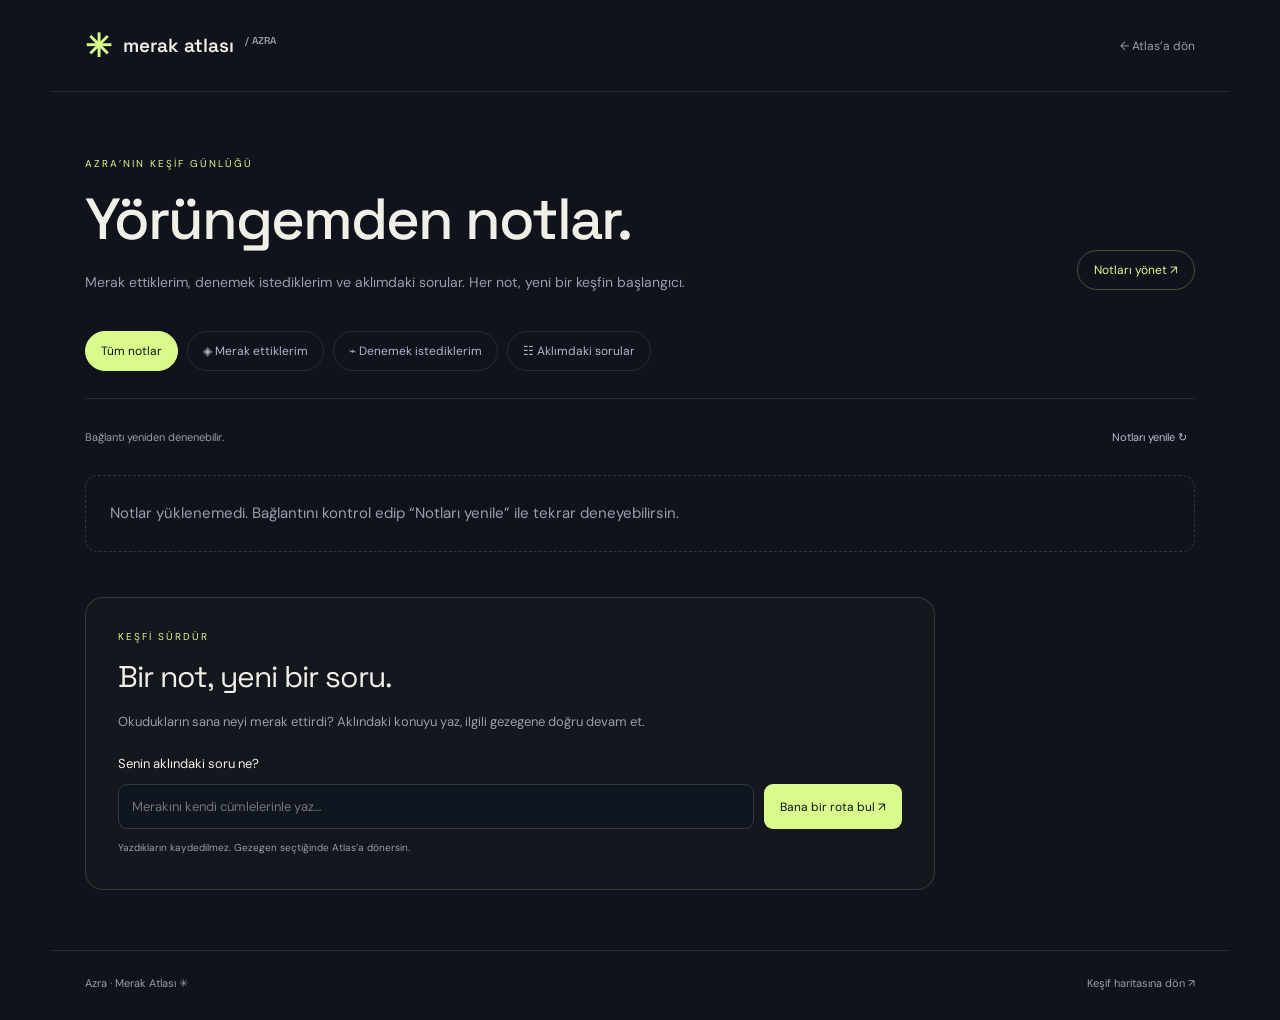
<file: notlar.html>
<!DOCTYPE html>
<html lang="tr">
<head><meta charset="utf-8"><meta name="viewport" content="width=device-width,initial-scale=1"><meta name="theme-color" content="#10131c"><meta name="description" content="Azra’nın keşif günlüğü: merak ettikleri, denemek istedikleri ve aklındaki sorular."><title>Keşif Günlüğü · Azra’nın Merak Atlası</title><link rel="stylesheet" href="./notlar.css?v=1"></head>
<body>
<a class="skip" href="#notlar">Notlara geç</a>
<header><a class="brand" href="./index.html"><span>✳</span> merak atlası <small>/ AZRA</small></a><a class="back" href="./index.html#uydular">← Atlas’a dön</a></header>
<main>
<div class="page-intro"><div><div class="eyebrow">AZRA’NIN KEŞİF GÜNLÜĞÜ</div><h1 id="page-title">Yörüngemden notlar.</h1><p id="page-description">Merak ettiklerim, denemek istediklerim ve aklımdaki sorular. Her not, yeni bir keşfin başlangıcı.</p></div><a class="manage" id="manage-notes" href="./index.html?yonetim=1">Notları yönet ↗</a></div>
<nav class="categories" aria-label="Not kategorileri"><a href="./notlar.html" data-category="all">Tüm notlar</a><a href="./notlar.html?kategori=curiosity" data-category="curiosity">◈ Merak ettiklerim</a><a href="./notlar.html?kategori=try" data-category="try">⌁ Denemek istediklerim</a><a href="./notlar.html?kategori=questions" data-category="questions">☷ Aklımdaki sorular</a></nav>
<div class="list-toolbar"><span id="note-count" aria-live="polite">Yörüngeye bağlanılıyor…</span><button id="reload-notes" type="button">Notları yenile ↻</button></div>
<div id="notes-state" class="notes-state" role="status">Notlar yükleniyor…</div>
<section id="notlar" class="notes-list" aria-label="Keşif notları"></section>
<section class="continue-exploring" aria-labelledby="continue-title"><div class="eyebrow">KEŞFİ SÜRDÜR</div><h2 id="continue-title">Bir not, yeni bir soru.</h2><p>Okudukların sana neyi merak ettirdi? Aklındaki konuyu yaz, ilgili gezegene doğru devam et.</p><div id="notes-compass"></div><p class="privacy-note">Yazdıkların kaydedilmez. Gezegen seçtiğinde Atlas’a dönersin.</p></section>
</main><footer><span>Azra · Merak Atlası ✳</span><a href="./index.html#harita">Keşif haritasına dön ↗</a></footer>
<script src="./atlas-config.js?v=4"></script><script src="./routing.js?v=5"></script><script src="./notlar.js?v=1"></script>
</body></html>
</file>
<file: explore.css>
.journey-tools{margin:0 5% 54px;display:flex;gap:10px;flex-wrap:wrap}.journey-tools a{border:1px solid var(--line);border-radius:30px;padding:12px 18px;color:#b8c2d4;font-size:12px}.journey-tools a:hover{border-color:var(--lime);color:var(--lime)}.new-section{margin:0 5%;padding:55px 0;border-top:1px solid var(--line);scroll-margin-top:25px}.section-heading{display:flex;justify-content:space-between;align-items:end;gap:30px;margin-bottom:28px}.section-heading h2{font-family:'Space Grotesk',sans-serif;font-size:clamp(28px,3vw,42px);font-weight:400;letter-spacing:-1.3px;margin:13px 0}.section-heading p{color:var(--muted);line-height:1.7;max-width:420px;font-size:13px;margin:0}.satellite-grid{display:grid;grid-template-columns:repeat(3,1fr);gap:18px}.satellite-card{position:relative;border:1px solid var(--line);border-radius:18px;background:linear-gradient(150deg,#1c2435,#121722);padding:27px;text-align:left;min-height:210px;overflow:hidden}.satellite-card:after{content:'';position:absolute;right:-25px;top:-30px;width:130px;height:130px;border:1px solid #a795f233;border-radius:50%;pointer-events:none}.satellite-card:hover{border-color:#d9fb8b77}.satellite-icon{font-size:30px;color:var(--sat-color,#a795f2);display:block;margin-bottom:27px}.satellite-card small{color:var(--muted);font-size:9px;letter-spacing:1.5px;text-transform:uppercase}.satellite-card h3{font-size:17px;font-weight:500;margin:10px 0}.satellite-card p{font-size:12px;color:var(--muted);margin:0;line-height:1.6}.satellite-card .arrow{position:absolute;right:22px;bottom:24px;color:var(--lime)}.satellite-dialog-note{border-left:2px solid var(--lime);padding:8px 0 8px 18px;font-family:Georgia,serif;font-size:21px!important;color:var(--ink)!important}.notebook-date{font-size:10px;color:#8690a5;text-transform:uppercase;letter-spacing:1px}.constellation-layout{display:grid;grid-template-columns:minmax(0,1fr) 250px;border:1px solid var(--line);border-radius:20px;overflow:hidden;background:#131925}.sky-editor{min-width:0;position:relative;background:radial-gradient(ellipse at 50% 60%,#29345166,transparent 75%),#0c111c}.sky-editor svg{display:block;width:100%;height:100%;min-height:330px;aspect-ratio:1.6;cursor:crosshair;touch-action:manipulation}.sky-editor:before{content:'';position:absolute;inset:0;background-image:radial-gradient(#b4bdd84d .7px,transparent 1px);background-size:31px 31px;pointer-events:none;opacity:.4}.sky-caption{position:absolute;top:20px;left:23px;font-size:9px;letter-spacing:2px;color:#8390aa;pointer-events:none}.sky-controls{padding:25px;border-left:1px solid var(--line)}.sky-controls label{display:block;font-size:11px;color:var(--muted);margin:0 0 10px}.sky-controls input{width:100%;border:1px solid #ffffff20;border-radius:9px;background:#0f1520;color:var(--ink);padding:12px;font-size:13px}.sky-controls .action{display:block;width:100%;margin-top:10px}.sky-controls .primary{background:var(--lime);color:var(--bg);border-color:var(--lime)}.sky-controls .action:disabled{opacity:.4;cursor:default}.sky-controls p{color:var(--muted);font-size:11px;line-height:1.7}.sky-colors{display:flex;gap:11px;margin:16px 0 23px}.sky-colors button{width:25px;height:25px;border-radius:50%;background:var(--swatch);border:3px solid #151b29;outline:1px solid #ffffff30}.sky-colors button[aria-pressed=true]{outline:2px solid var(--lime);outline-offset:3px}.sky-status{font-size:11px;color:var(--lime);min-height:36px;margin-top:14px}.guestbook-heading{align-items:center}.guestbook-actions{display:flex;gap:10px;align-items:center;flex-wrap:wrap}.guestbook-actions a{background:var(--lime);color:var(--bg);border-radius:30px;padding:12px 18px;font-size:12px}.guestbook-actions button{background:none;border:1px solid var(--line);border-radius:30px;padding:11px 16px;font-size:12px}.guestbook-info{color:var(--muted);font-size:11px;line-height:1.8;max-width:680px}.guestbook-state{border:1px dashed #ffffff25;border-radius:14px;padding:25px;color:#a6b1c6;line-height:1.8;font-size:13px}.guestbook-grid{display:grid;grid-template-columns:repeat(3,minmax(0,1fr));gap:16px;margin-top:23px}.memory-card{padding:24px;background:#171e2b;border:1px solid var(--line);border-radius:15px;min-width:0;position:relative;overflow:hidden}.memory-card:before{content:'✦';position:absolute;right:18px;top:14px;font-size:27px;color:#d9fb8b33}.memory-card p{white-space:pre-wrap;overflow-wrap:anywhere;line-height:1.8;font-size:13px;color:#c0c8d7;margin:20px 0}.memory-card a{color:var(--lime);font-size:11px}.memory-card time{color:var(--muted);font-size:10px}.memory-card .memory-author{display:block;font-size:12px;font-weight:600;color:var(--ink);max-width:85%;overflow-wrap:anywhere}.memory-foot{display:flex;justify-content:space-between;gap:10px;align-items:center}.guestbook-bottom{font-size:11px;color:var(--muted);display:inline-block;margin-top:20px;text-decoration:underline}.flight-planet{position:fixed;border-radius:50%;pointer-events:none;z-index:100;background:radial-gradient(circle at 30% 25%,#ffffff77,transparent 35%),radial-gradient(circle at 32% 25%,var(--flight-color),#141b2d 94%);box-shadow:0 0 100px #a795f244}dialog[open]{animation:arrive .3s ease-out}@keyframes arrive{from{opacity:0;transform:translateY(15px) scale(.97)}to{opacity:1;transform:translateY(0) scale(1)}}
@media(max-width:850px){.section-heading{display:block}.section-heading p{margin-top:12px}.satellite-grid{gap:12px}.satellite-card{padding:20px}.constellation-layout{grid-template-columns:minmax(0,1fr) 220px}.guestbook-actions{margin-top:20px}.guestbook-grid{grid-template-columns:repeat(2,minmax(0,1fr))}}
@media(max-width:580px){.new-section{padding:37px 0}.satellite-grid{grid-template-columns:1fr}.satellite-card{min-height:125px;padding:23px 22px 23px 83px}.satellite-icon{position:absolute;left:24px;top:40px;font-size:28px}.satellite-card:after{width:100px;height:100px}.satellite-card .arrow{bottom:20px}.satellite-card h3{margin:9px 0}.satellite-card p{max-width:210px}.constellation-layout{grid-template-columns:1fr}.sky-controls{border-left:0;border-top:1px solid var(--line);padding:22px;display:grid;grid-template-columns:1fr 1fr;gap:10px}.sky-controls .name-field,.sky-controls .color-field,.sky-controls .sky-status,.sky-controls p{grid-column:1/-1}.sky-controls .action{margin:0;font-size:11px}.sky-colors{margin:14px 0 7px}.sky-editor svg{min-height:290px;aspect-ratio:1.3}.guestbook-grid{grid-template-columns:1fr}.journey-tools{margin-bottom:35px}.journey-tools a{padding:10px 13px;font-size:10px}.center small{display:none}.create{left:17%;top:48%}.center{top:45%}.play{left:34%;top:80%}.music{left:79%;top:67%}}
@media(prefers-reduced-motion:reduce){dialog[open]{animation:none}}
</file>
<file: community.css>
.atlas-compass{margin:30px 5% 0;border:1px solid #d9fb8b25;background:linear-gradient(110deg,#d9fb8b07,#a795f207);padding:23px 26px;border-radius:17px}.route-form label{display:block;color:var(--ink);font-size:14px;margin:0 0 12px}.route-row{display:flex;gap:10px}.route-row input,.atlas-form input,.atlas-form textarea,.atlas-form select{width:100%;min-width:0;background:#0f1520;color:var(--ink);border:1px solid #ffffff24;border-radius:10px;padding:12px 14px;font:inherit;font-size:13px}.route-row input:focus,.atlas-form input:focus,.atlas-form textarea:focus,.atlas-form select:focus{border-color:var(--lime)}.route-row button{white-space:nowrap;background:var(--lime);color:#10131c}.route-results{display:grid;gap:10px}.route-results:empty{display:none}.route-feedback{font-size:12px!important;color:var(--muted)!important;margin:19px 0 4px!important;line-height:1.7}.route-result{display:flex;flex-direction:column;gap:7px;background:#1c2535;border:1px solid #ffffff18;border-radius:11px;padding:15px;text-align:left;width:100%}.route-result:hover{border-color:var(--lime)}.route-result strong{color:var(--lime);font-size:13px;font-weight:500}.route-result span{font-size:11px;color:#aab5c9;line-height:1.7}.privacy-note{font-size:10px!important;line-height:1.7;color:#929eb4!important;margin-bottom:0}.reflection{border-top:1px solid var(--line);padding-top:22px;margin-top:25px}.atlas-form label{display:block;color:#bdc5d5;font-size:12px;margin-bottom:8px}.atlas-form .field{margin-bottom:18px}.atlas-form textarea{resize:vertical;min-height:110px;line-height:1.7}.atlas-form .primary{background:var(--lime);color:#10131c;border-color:var(--lime)}.atlas-form button:disabled{opacity:.5;cursor:wait}.memory-compose{background:#171e2b;border:1px solid var(--line);border-radius:17px;padding:25px;max-width:700px;margin:25px 0}.memory-compose h3{font-family:'Space Grotesk',sans-serif;font-size:23px;font-weight:400;letter-spacing:-.6px;margin:0 0 12px}.form-status{color:var(--lime);font-size:12px;line-height:1.8;margin:12px 0 0;min-height:22px}.form-status.error{color:#ffc4bc}.honeypot{position:absolute;left:-10000px;width:1px;height:1px;overflow:hidden}.char-counter{font-size:10px;color:var(--muted);text-align:right;margin-top:6px}.journal-entry{border:1px solid var(--line);background:#171f2c;border-radius:12px;padding:18px;margin-bottom:12px}.journal-entry summary{cursor:pointer;color:var(--ink);font-size:16px;line-height:1.5}.journal-entry p{white-space:pre-wrap;overflow-wrap:anywhere;font-size:13px}.journal-entry time{font-size:10px;color:var(--muted);display:block;margin-top:15px}.journal-question{border-left:2px solid var(--lime);padding-left:15px;color:var(--lime)!important;font-family:Georgia,serif;font-size:18px!important}.journal-action{margin-top:10px;display:inline-block}.owner-trigger{border:1px solid var(--line);background:transparent;border-radius:20px;padding:7px 12px;color:var(--muted);font-size:10px}.owner-trigger:hover{color:var(--lime);border-color:var(--lime)}#owner-panel{width:min(920px,calc(100% - 28px))}#owner-panel h2{margin-top:16px}.owner-auth{max-width:430px}.owner-top{display:flex;justify-content:space-between;align-items:center;gap:20px}.owner-columns{display:grid;grid-template-columns:1fr 1fr;gap:25px}.owner-section{border-top:1px solid var(--line);padding-top:22px;margin-top:24px}.owner-section h3{font-size:17px;font-weight:500;margin:0 0 18px}.owner-list{display:grid;gap:11px;max-height:560px;overflow:auto}.owner-item{padding:17px;background:#101722;border:1px solid var(--line);border-radius:12px;min-width:0}.owner-item h4{margin:7px 0 10px;font-weight:500;font-size:14px;overflow-wrap:anywhere}.owner-item p{font-size:12px;white-space:pre-wrap;overflow-wrap:anywhere;line-height:1.7;margin-top:0}.owner-item small{font-size:10px;color:var(--muted)}.owner-item .actions{display:flex;gap:8px;flex-wrap:wrap}.owner-item button{padding:7px 10px;background:#222d40;border:1px solid var(--line);border-radius:7px;color:var(--ink);font-size:10px}.owner-item button:disabled{opacity:.5}.owner-toolbar{display:flex;justify-content:space-between;align-items:center;gap:15px;margin-bottom:20px}.owner-toolbar label{font-size:11px;color:var(--muted)}.owner-toolbar button{font-size:11px}.save-row{display:flex;gap:10px;flex-wrap:wrap}.owner-empty{font-size:12px;color:var(--muted);line-height:1.7}.site-status{font-size:10px;color:var(--muted)}.form-status:empty{display:none}.memory-card .memory-author{font-weight:500}.guestbook-info a{text-decoration:underline}.atlas-form .field>p{font-size:11px;color:var(--muted)}
@media(max-width:650px){.atlas-compass{padding:19px;margin-top:24px}.route-row{flex-direction:column}.route-row button{padding:12px}.owner-columns{grid-template-columns:1fr}.owner-top{align-items:flex-start}.memory-compose{padding:21px}footer{flex-wrap:wrap}.owner-list{max-height:400px}.owner-section{margin-top:18px}.owner-toolbar{align-items:flex-start}.owner-top h2{font-size:26px}.route-row input{font-size:16px}.atlas-form input,.atlas-form textarea,.atlas-form select{font-size:16px}}
</file>
<file: notlar.css>
@import url('https://fonts.googleapis.com/css2?family=DM+Sans:wght@400;500;600;700&family=Space+Grotesk:wght@400;500;600;700&display=swap');
:root{color-scheme:dark;--bg:#10131c;--ink:#f1f0e8;--muted:#999dab;--lime:#d9fb8b;--line:#ffffff18}*{box-sizing:border-box}html{scroll-behavior:smooth}body{background:var(--bg);color:var(--ink);margin:0;font:15px 'DM Sans',sans-serif}a{color:inherit;text-decoration:none}button,input{font:inherit}button{cursor:pointer;color:inherit}a:focus-visible,button:focus-visible,input:focus-visible{outline:2px solid var(--lime);outline-offset:5px}header,main,footer{max-width:1180px;margin:auto;padding-left:35px;padding-right:35px}header{height:92px;display:flex;justify-content:space-between;align-items:center;border-bottom:1px solid var(--line)}.brand{display:flex;gap:11px;align-items:center;font:600 19px 'Space Grotesk',sans-serif}.brand>span{color:var(--lime);font-size:32px}.brand small{font-size:10px;color:var(--muted);align-self:flex-start;margin-top:8px}.back{font-size:12px;color:var(--muted)}.back:hover,footer a:hover{color:var(--lime)}.skip{position:absolute;top:-100px;left:20px;background:var(--lime);color:var(--bg);padding:10px;z-index:2}.skip:focus{top:10px}.page-intro{padding:65px 0 36px;display:flex;align-items:end;justify-content:space-between;gap:30px}.eyebrow{font-size:10px;color:var(--lime);letter-spacing:2px}.page-intro h1{font:500 clamp(34px,4.6vw,58px)/1.1 'Space Grotesk',sans-serif;letter-spacing:-2px;margin:18px 0}.page-intro p{color:var(--muted);font-size:14px;line-height:1.8;max-width:600px;margin:0}.manage{white-space:nowrap;border:1px solid #d9fb8b44;color:var(--lime);padding:11px 16px;border-radius:25px;font-size:12px;margin-bottom:5px}.manage:hover{background:#d9fb8b10}.categories{display:flex;gap:9px;flex-wrap:wrap;padding-bottom:27px;border-bottom:1px solid var(--line)}.categories a{font-size:12px;color:#adb6c9;padding:11px 15px;border:1px solid var(--line);border-radius:25px}.categories a:hover{border-color:#d9fb8b66}.categories a[aria-current=page]{background:var(--lime);color:var(--bg);border-color:var(--lime)}.list-toolbar{display:flex;justify-content:space-between;align-items:center;gap:20px;margin:23px 0;font-size:11px;color:var(--muted)}.list-toolbar button{background:none;border:0;color:#b4bfd3;font-size:11px;padding:8px}.list-toolbar button:disabled{opacity:.5;cursor:wait}.notes-state{padding:24px;border:1px dashed #ffffff24;border-radius:13px;color:var(--muted);line-height:1.8;margin-bottom:22px}.notes-list{max-width:850px}.note{background:linear-gradient(130deg,#1b2333,#151b26);border:1px solid var(--line);border-radius:18px;padding:32px;margin-bottom:22px;scroll-margin-top:25px}.note-meta{display:flex;gap:16px;align-items:center;justify-content:space-between;color:var(--muted);font-size:10px}.note-category{color:var(--lime);text-transform:uppercase;letter-spacing:1.5px}.note h2{font:400 clamp(23px,2.7vw,30px)/1.35 'Space Grotesk',sans-serif;letter-spacing:-.7px;margin:23px 0 20px;overflow-wrap:anywhere}.note-body{font-size:15px;line-height:1.95;color:#c4ccdb;white-space:pre-wrap;overflow-wrap:anywhere}.note-question{color:var(--ink);font:italic 23px/1.65 Georgia,serif;border-left:2px solid var(--lime);padding-left:22px;white-space:pre-wrap;overflow-wrap:anywhere;margin:28px 0 10px}.note-link{display:inline-block;margin-top:18px;font-size:10px;color:var(--muted);text-decoration:underline}.continue-exploring{padding:32px;max-width:850px;margin:45px 0 60px;border:1px solid #d9fb8b26;background:#d9fb8b05;border-radius:18px}.continue-exploring h2{font:400 30px 'Space Grotesk',sans-serif;letter-spacing:-1px;margin:14px 0}.continue-exploring>p{color:var(--muted);font-size:13px;line-height:1.8}.route-form label{display:block;margin:22px 0 12px;font-size:13px}.route-row{display:flex;gap:10px}.route-row input{min-width:0;flex:1;border:1px solid #ffffff24;border-radius:9px;padding:13px;background:#101620;color:var(--ink);font-size:13px}.route-row .action{background:var(--lime);color:var(--bg);border:0;border-radius:9px;padding:12px 16px;white-space:nowrap;font-size:12px}.route-results{display:grid;gap:10px}.route-feedback{font-size:12px;color:var(--muted);line-height:1.8;margin:20px 0 0}.route-result{width:100%;background:#202a3b;border:1px solid var(--line);border-radius:11px;display:flex;flex-direction:column;gap:8px;padding:16px;text-align:left}.route-result strong{color:var(--lime);font-size:13px;font-weight:500}.route-result span{font-size:11px;color:#aab5c9;line-height:1.7}.route-result:hover{border-color:var(--lime)}.privacy-note{font-size:10px!important;margin-bottom:0}footer{display:flex;justify-content:space-between;gap:20px;border-top:1px solid var(--line);padding-top:25px;padding-bottom:30px;color:var(--muted);font-size:11px}
@media(max-width:650px){header,main,footer{padding-left:20px;padding-right:20px}header{height:76px}.brand{font-size:15px;gap:8px}.brand>span{font-size:28px}.brand small{font-size:8px}.back{font-size:10px}.page-intro{padding-top:38px;display:block}.page-intro h1{letter-spacing:-1.4px}.manage{display:inline-block;margin-top:22px}.categories{gap:8px}.categories a{font-size:10px;padding:10px 12px}.note{padding:23px 21px}.note-body{font-size:14px;line-height:1.9}.note-question{font-size:21px;padding-left:16px}.note-meta{font-size:9px;gap:10px}.continue-exploring{padding:22px}.route-row{flex-direction:column}.route-row input{font-size:16px}.route-row .action{padding:13px}footer{font-size:10px}}
@media(prefers-reduced-motion:reduce){html{scroll-behavior:auto}}
</file>
